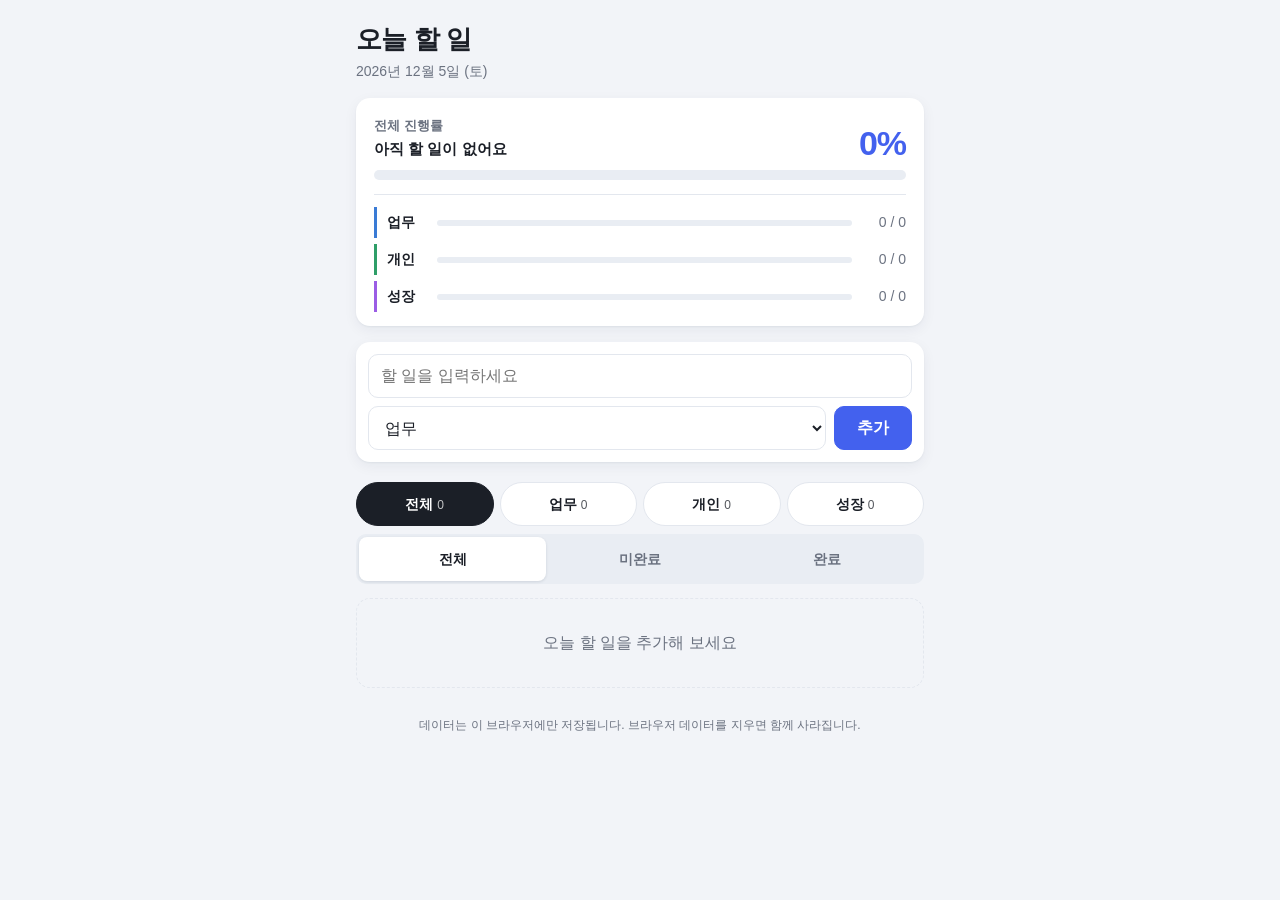
<file: index.html>
<!DOCTYPE html>
<html lang="ko">
<head>
  <meta charset="UTF-8">
  <meta name="viewport" content="width=device-width, initial-scale=1">
  <title>오늘 할 일</title>
  <link rel="stylesheet" href="style.css">
  <script src="app.js" defer></script>
</head>
<body>
  <main class="app">
    <!-- 헤더: 앱 이름, 오늘 날짜 -->
    <header class="header">
      <h1 class="header-title">오늘 할 일</h1>
      <p class="header-date" id="today"></p>
    </header>

    <!-- 통계: 선택한 탭 진행률 + 카테고리별 현황 -->
    <section class="card stats" id="stats" data-filter="all" aria-label="진행 현황">
      <div class="stats-head">
        <div>
          <p class="stats-label" id="stats-label">전체 진행률</p>
          <p class="stats-summary" id="progress-text" aria-live="polite"></p>
        </div>
        <p class="stats-percent" id="stats-percent" aria-hidden="true">0%</p>
      </div>
      <div class="progress-bar" id="progress-bar" role="progressbar" aria-valuemin="0" aria-valuemax="100" aria-valuenow="0">
        <div class="progress-fill" id="progress-fill"></div>
      </div>
      <ul class="stats-list" id="stats-list">
        <li class="stats-row cat-work" data-category="work">
          <span class="stats-name">업무</span>
          <span class="mini-bar" aria-hidden="true"><span class="mini-fill"></span></span>
          <span class="stats-count">0 / 0</span>
        </li>
        <li class="stats-row cat-personal" data-category="personal">
          <span class="stats-name">개인</span>
          <span class="mini-bar" aria-hidden="true"><span class="mini-fill"></span></span>
          <span class="stats-count">0 / 0</span>
        </li>
        <li class="stats-row cat-growth" data-category="growth">
          <span class="stats-name">성장</span>
          <span class="mini-bar" aria-hidden="true"><span class="mini-fill"></span></span>
          <span class="stats-count">0 / 0</span>
        </li>
      </ul>
    </section>

    <!-- 입력 영역 -->
    <form class="card add-form" id="add-form">
      <input class="add-input" id="add-input" type="text" maxlength="100"
             placeholder="할 일을 입력하세요" aria-label="할 일 내용" autocomplete="off">
      <div class="add-row">
        <select class="add-category" id="add-category" aria-label="카테고리">
          <option value="work">업무</option>
          <option value="personal">개인</option>
          <option value="growth">성장</option>
        </select>
        <button class="btn btn-primary" type="submit">추가</button>
      </div>
    </form>

    <!-- 필터 탭 -->
    <nav class="tabs" id="tabs" aria-label="카테고리 필터">
      <button class="tab is-active" type="button" data-filter="all" aria-pressed="true">전체 <span class="tab-count">0</span></button>
      <button class="tab" type="button" data-filter="work" aria-pressed="false">업무 <span class="tab-count">0</span></button>
      <button class="tab" type="button" data-filter="personal" aria-pressed="false">개인 <span class="tab-count">0</span></button>
      <button class="tab" type="button" data-filter="growth" aria-pressed="false">성장 <span class="tab-count">0</span></button>
    </nav>

    <!-- 상태 필터 (카테고리 탭과 함께 적용) -->
    <nav class="tabs status-tabs" id="status-tabs" aria-label="상태 필터">
      <button class="tab is-active" type="button" data-status="all" aria-pressed="true">전체</button>
      <button class="tab" type="button" data-status="active" aria-pressed="false">미완료</button>
      <button class="tab" type="button" data-status="done" aria-pressed="false">완료</button>
    </nav>

    <!-- 할 일 목록 (app.js의 render()가 채움) -->
    <ul class="todo-list" id="todo-list"></ul>
    <p class="empty" id="empty" hidden></p>

    <button class="btn btn-danger btn-clear" id="clear-done" type="button" hidden>완료 항목 지우기</button>

    <footer class="footer">
      <p>데이터는 이 브라우저에만 저장됩니다. 브라우저 데이터를 지우면 함께 사라집니다.</p>
    </footer>
  </main>
</body>
</html>
</file>
<file: style.css>
/* 색상과 크기 */
:root {
  --bg: #f2f4f8;
  --surface: #ffffff;
  --text: #1b1f27;
  --text-sub: #6b7280;
  --border: #e3e7ee;
  --track: #e9edf3;
  --primary: #4361ee;
  --primary-text: #ffffff;
  --danger: #d63c3c;
  --work: #3a7bd5;
  --work-bg: #e8f0fb;
  --personal: #2f9e68;
  --personal-bg: #e5f5ed;
  --growth: #9b5de5;
  --growth-bg: #f3ebfc;
  --radius: 14px;
  --radius-sm: 10px;
  --shadow: 0 1px 2px rgba(20, 30, 60, 0.05), 0 4px 14px rgba(20, 30, 60, 0.06);
  --touch: 44px;
}

* {
  box-sizing: border-box;
}

html {
  -webkit-text-size-adjust: 100%;
}

/* hidden 속성이 display 지정보다 우선하게 */
[hidden] {
  display: none !important;
}

body {
  margin: 0;
  background: var(--bg);
  color: var(--text);
  font-family: -apple-system, BlinkMacSystemFont, "Apple SD Gothic Neo", "Malgun Gothic", sans-serif;
  font-size: 16px;
  line-height: 1.5;
  overflow-x: hidden;
}

button,
input,
select {
  font: inherit;
  color: inherit;
}

/* 카테고리 색: 항목에 cat-* 클래스를 붙이면 --cat이 정해진다 */
.cat-work {
  --cat: var(--work);
  --cat-bg: var(--work-bg);
}

.cat-personal {
  --cat: var(--personal);
  --cat-bg: var(--personal-bg);
}

.cat-growth {
  --cat: var(--growth);
  --cat-bg: var(--growth-bg);
}

/* 전체 틀: 모바일 기준, 넓은 화면은 600px 가운데 */
.app {
  max-width: 600px;
  margin: 0 auto;
  padding: 20px 16px 32px;
}

.card {
  background: var(--surface);
  border-radius: var(--radius);
  box-shadow: var(--shadow);
}

/* 헤더 */
.header {
  margin-bottom: 16px;
}

.header-title {
  margin: 0;
  font-size: 26px;
  font-weight: 800;
  letter-spacing: -0.02em;
}

.header-date {
  margin: 2px 0 0;
  color: var(--text-sub);
  font-size: 14px;
}

/* 통계 카드 */
.stats {
  --accent: var(--primary);
  margin-bottom: 16px;
  padding: 18px 18px 14px;
}

.stats[data-filter="work"] {
  --accent: var(--work);
}

.stats[data-filter="personal"] {
  --accent: var(--personal);
}

.stats[data-filter="growth"] {
  --accent: var(--growth);
}

.stats-head {
  display: flex;
  align-items: flex-end;
  justify-content: space-between;
  gap: 12px;
  margin-bottom: 10px;
}

.stats-label {
  margin: 0;
  font-size: 13px;
  font-weight: 600;
  color: var(--text-sub);
}

.stats-summary {
  margin: 2px 0 0;
  font-size: 15px;
  font-weight: 600;
}

.stats-percent {
  margin: 0;
  font-size: 34px;
  font-weight: 800;
  line-height: 1;
  letter-spacing: -0.03em;
  color: var(--accent);
}

.progress-bar {
  height: 10px;
  background: var(--track);
  border-radius: 999px;
  overflow: hidden;
}

.progress-fill {
  width: 0;
  height: 100%;
  background: var(--accent);
  border-radius: 999px;
  transition: width 0.25s, background-color 0.25s;
}

/* 카테고리별 현황: 왼쪽 세로줄 + 작은 막대 */
.stats-list {
  margin: 14px 0 0;
  padding: 12px 0 0;
  list-style: none;
  border-top: 1px solid var(--border);
}

.stats-row {
  display: grid;
  grid-template-columns: 40px 1fr auto;
  align-items: center;
  gap: 10px;
  padding: 5px 0 5px 10px;
  border-left: 3px solid var(--cat);
  font-size: 14px;
}

.stats-row + .stats-row {
  margin-top: 6px;
}

.stats-name {
  font-weight: 600;
}

.mini-bar {
  display: block;
  height: 6px;
  background: var(--track);
  border-radius: 999px;
  overflow: hidden;
}

.mini-fill {
  display: block;
  width: 0;
  height: 100%;
  background: var(--cat);
  border-radius: 999px;
  transition: width 0.25s;
}

.stats-count {
  min-width: 44px;
  color: var(--text-sub);
  text-align: right;
  font-variant-numeric: tabular-nums;
}

/* 카테고리 탭을 고르면 그 줄만 강조 */
.stats[data-filter="work"] .stats-row:not(.cat-work),
.stats[data-filter="personal"] .stats-row:not(.cat-personal),
.stats[data-filter="growth"] .stats-row:not(.cat-growth) {
  opacity: 0.45;
}

/* 입력 영역 */
.add-form {
  display: flex;
  flex-direction: column;
  gap: 8px;
  margin-bottom: 20px;
  padding: 12px;
}

.add-input,
.add-category {
  min-height: var(--touch);
  padding: 8px 12px;
  font-size: 16px;
  background: var(--surface);
  border: 1px solid var(--border);
  border-radius: var(--radius-sm);
}

.add-input {
  width: 100%;
}

.add-row {
  display: flex;
  gap: 8px;
}

.add-category {
  flex: 1;
  min-width: 0;
}

/* 자동 분류로 바뀐 카테고리 표시 */
.add-category.is-auto {
  border-color: var(--primary);
  background: #eef1fe;
  font-weight: 600;
}

.add-input:focus,
.add-category:focus {
  outline: 2px solid var(--primary);
  outline-offset: 1px;
}

/* 버튼 공통 */
.btn {
  min-width: var(--touch);
  min-height: var(--touch);
  padding: 0 16px;
  background: var(--surface);
  border: 1px solid var(--border);
  border-radius: var(--radius-sm);
  cursor: pointer;
}

.btn-primary {
  padding: 0 22px;
  background: var(--primary);
  color: var(--primary-text);
  border-color: var(--primary);
  font-weight: 700;
}

.btn-small {
  padding: 0 10px;
  font-size: 14px;
}

.btn-danger {
  color: var(--danger);
}

.btn:focus-visible,
.tab:focus-visible {
  outline: 2px solid var(--primary);
  outline-offset: 2px;
}

/* 카테고리 탭 */
.tabs {
  display: grid;
  grid-template-columns: repeat(4, 1fr);
  gap: 6px;
  margin-bottom: 8px;
}

.tab {
  min-height: var(--touch);
  padding: 0 4px;
  background: var(--surface);
  border: 1px solid var(--border);
  border-radius: 999px;
  font-size: 14px;
  font-weight: 600;
  cursor: pointer;
  white-space: nowrap;
}

.tab.is-active {
  background: var(--text);
  color: var(--primary-text);
  border-color: var(--text);
}

/* 선택한 카테고리 탭은 그 카테고리 색 */
.tab.is-active[data-filter="work"] {
  background: var(--work);
  border-color: var(--work);
}

.tab.is-active[data-filter="personal"] {
  background: var(--personal);
  border-color: var(--personal);
}

.tab.is-active[data-filter="growth"] {
  background: var(--growth);
  border-color: var(--growth);
}

.tab-count {
  font-size: 12px;
  font-weight: 500;
  opacity: 0.75;
}

/* 상태 필터: 하나로 묶인 버튼 */
.status-tabs {
  grid-template-columns: repeat(3, 1fr);
  gap: 0;
  margin-bottom: 14px;
  padding: 3px;
  background: var(--track);
  border-radius: var(--radius-sm);
}

.status-tabs .tab {
  background: transparent;
  border: 0;
  border-radius: 8px;
  color: var(--text-sub);
}

.status-tabs .tab.is-active {
  background: var(--surface);
  color: var(--text);
  box-shadow: 0 1px 3px rgba(20, 30, 60, 0.12);
}

/* 할 일 목록 */
.todo-list {
  margin: 0;
  padding: 0;
  list-style: none;
}

/* 왼쪽 세로줄로 카테고리 색 표시 */
.todo-item {
  display: flex;
  align-items: center;
  gap: 8px;
  margin-bottom: 8px;
  padding: 4px 8px 4px 4px;
  background: var(--surface);
  border-radius: var(--radius-sm);
  box-shadow: inset 4px 0 0 var(--cat, var(--border)), var(--shadow);
}

/* 체크박스 터치 영역 44x44 */
.todo-check {
  display: flex;
  align-items: center;
  justify-content: center;
  flex-shrink: 0;
  width: var(--touch);
  height: var(--touch);
  cursor: pointer;
}

.todo-check input {
  width: 20px;
  height: 20px;
  margin: 0;
  accent-color: var(--cat, var(--primary));
  cursor: pointer;
}

.todo-text {
  flex: 1;
  min-width: 0;
  word-break: keep-all;
  overflow-wrap: anywhere;
}

.todo-actions {
  display: flex;
  gap: 4px;
  flex-shrink: 0;
}

/* 완료 항목: 취소선, 흐린 글씨, 옅은 세로줄 */
.todo-item.is-done {
  background: #fafbfc;
  box-shadow: inset 4px 0 0 var(--border), 0 1px 2px rgba(20, 30, 60, 0.04);
  box-shadow: inset 4px 0 0 color-mix(in srgb, var(--cat) 35%, transparent), 0 1px 2px rgba(20, 30, 60, 0.04);
}

.todo-item.is-done .todo-text {
  text-decoration: line-through;
  color: var(--text-sub);
}

.todo-item.is-done .badge {
  opacity: 0.6;
}

/* 카테고리 배지 */
.badge {
  flex-shrink: 0;
  padding: 2px 8px;
  border-radius: 999px;
  font-size: 12px;
  font-weight: 700;
  color: var(--cat);
  background: var(--cat-bg);
}

/* 수정 중인 항목 */
.todo-item.is-editing {
  padding: 10px 10px 10px 14px;
}

.edit-form {
  display: flex;
  flex-direction: column;
  gap: 8px;
  flex: 1;
  min-width: 0;
}

/* 빈 목록 안내 */
.empty {
  margin: 0;
  padding: 32px 16px;
  color: var(--text-sub);
  text-align: center;
  border: 1.5px dashed var(--border);
  border-radius: var(--radius);
}

/* 완료 항목 지우기 */
.btn-clear {
  display: block;
  margin: 16px auto 0;
  background: transparent;
  border-color: transparent;
  font-size: 14px;
  font-weight: 600;
}

/* 하단 안내 */
.footer {
  margin-top: 28px;
  color: var(--text-sub);
  font-size: 12px;
  text-align: center;
}

.footer p {
  margin: 0;
}
</file>
